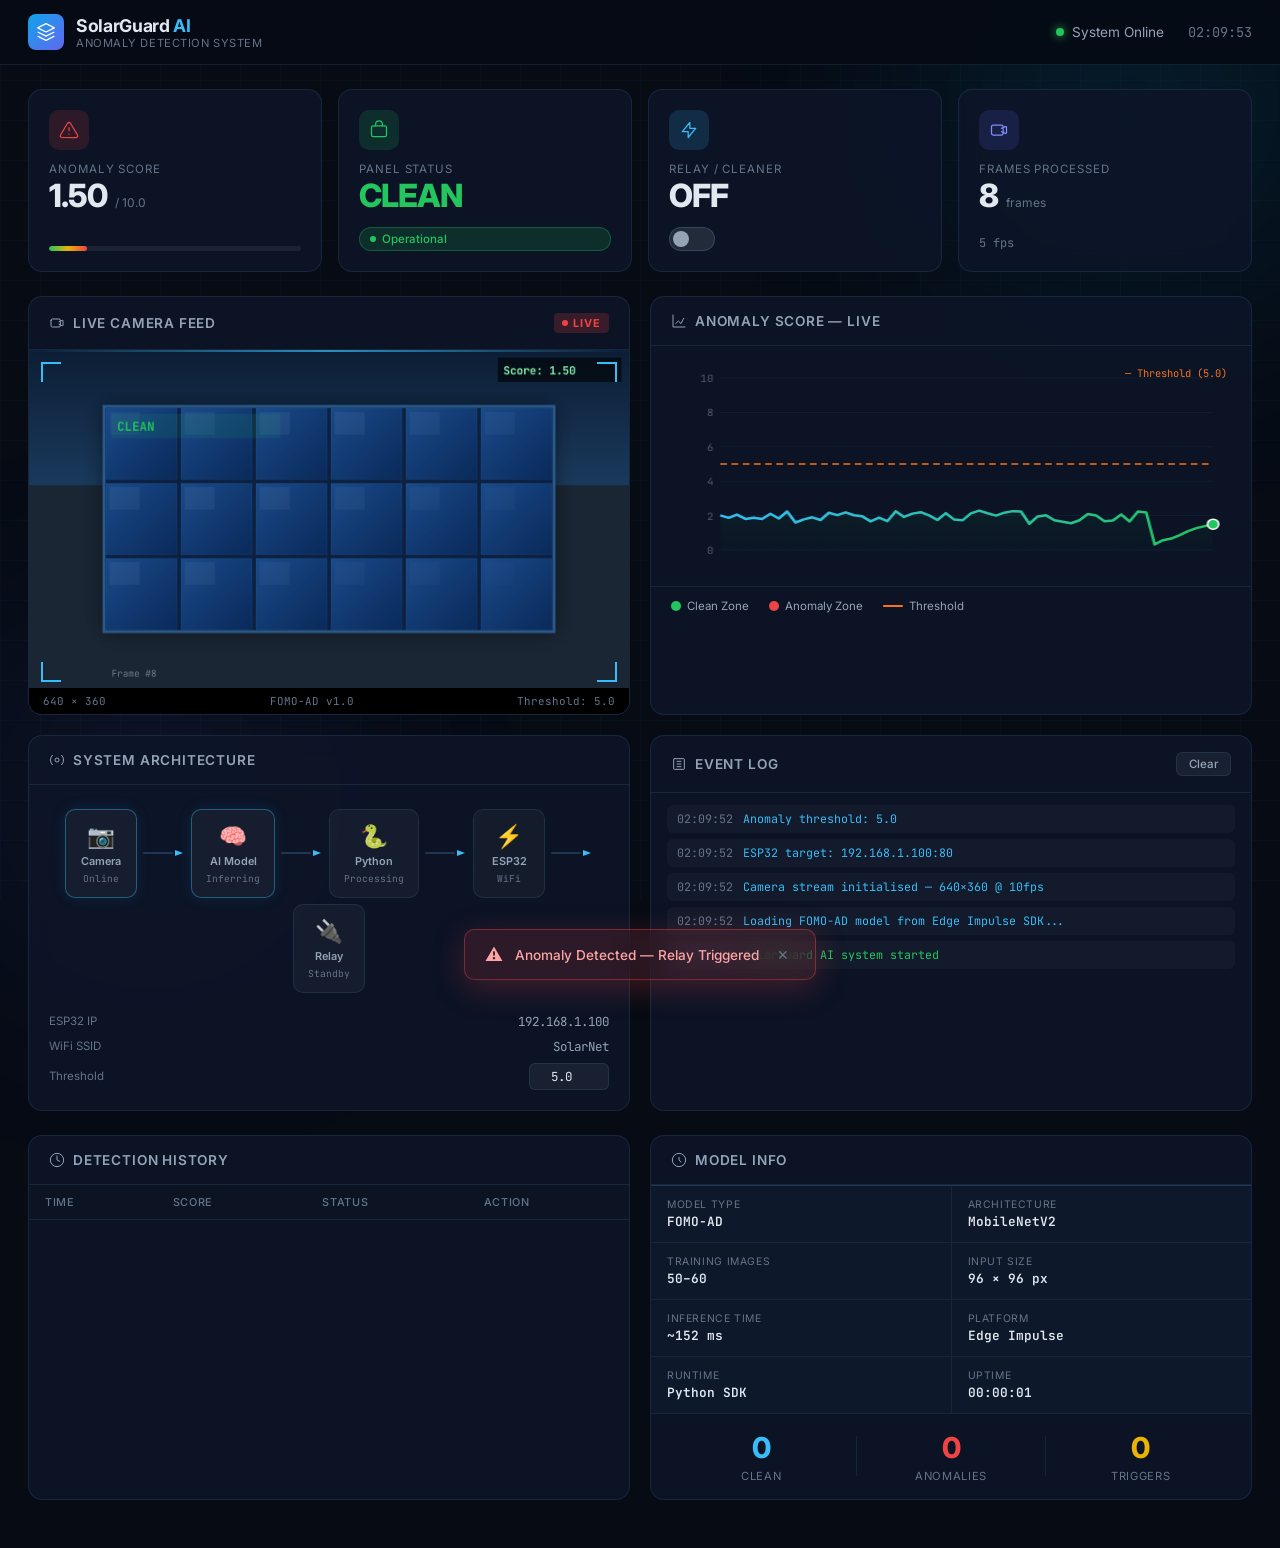
<file: dashboard/index.html>
<!DOCTYPE html>
<html lang="en">
<head>
  <meta charset="UTF-8" />
  <meta name="viewport" content="width=device-width, initial-scale=1.0" />
  <title>SolarGuard AI — Anomaly Detection Dashboard</title>
  <meta name="description" content="Real-time solar panel anomaly detection dashboard powered by FOMO-AD Visual AI." />
  <link rel="preconnect" href="https://fonts.googleapis.com" />
  <link href="https://fonts.googleapis.com/css2?family=Inter:wght@300;400;500;600;700;800&family=JetBrains+Mono:wght@400;500&display=swap" rel="stylesheet" />
  <link rel="stylesheet" href="style.css" />
</head>
<body>
  <div class="bg-grid"></div>
  <div class="bg-glow glow-1"></div>
  <div class="bg-glow glow-2"></div>

  <header class="header">
    <div class="header-inner">
      <div class="brand">
        <div class="brand-icon">
          <svg viewBox="0 0 24 24" fill="none"><path d="M12 2L2 7l10 5 10-5-10-5z" stroke="currentColor" stroke-width="1.5" stroke-linejoin="round"/><path d="M2 17l10 5 10-5M2 12l10 5 10-5" stroke="currentColor" stroke-width="1.5" stroke-linejoin="round"/></svg>
        </div>
        <div>
          <span class="brand-name">SolarGuard <span class="brand-accent">AI</span></span>
          <span class="brand-sub">Anomaly Detection System</span>
        </div>
      </div>
      <nav class="header-nav">
        <div class="system-status">
          <span class="status-dot" id="statusDot"></span>
          <span id="statusText">System Online</span>
        </div>
        <div class="time-display" id="timeDisplay">--:--:--</div>
      </nav>
    </div>
  </header>

  <main class="main">
    <section class="stats-row">
      <div class="stat-card" id="cardScore">
        <div class="stat-icon anomaly-icon">
          <svg viewBox="0 0 24 24" fill="none"><path d="M12 9v4m0 4h.01M10.29 3.86L1.82 18a2 2 0 001.71 3h16.94a2 2 0 001.71-3L13.71 3.86a2 2 0 00-3.42 0z" stroke="currentColor" stroke-width="1.5" stroke-linecap="round" stroke-linejoin="round"/></svg>
        </div>
        <div class="stat-content">
          <span class="stat-label">Anomaly Score</span>
          <span class="stat-value" id="anomalyScoreVal">0.00</span>
          <span class="stat-unit">/ 10.0</span>
        </div>
        <div class="stat-bar-wrap"><div class="stat-bar" id="anomalyBar"></div></div>
      </div>

      <div class="stat-card" id="cardStatus">
        <div class="stat-icon status-icon">
          <svg viewBox="0 0 24 24" fill="none"><rect x="3" y="7" width="18" height="13" rx="2" stroke="currentColor" stroke-width="1.5"/><path d="M8 7V5a4 4 0 118 0v2" stroke="currentColor" stroke-width="1.5" stroke-linecap="round"/></svg>
        </div>
        <div class="stat-content">
          <span class="stat-label">Panel Status</span>
          <span class="stat-value panel-status" id="panelStatusVal">CLEAN</span>
        </div>
        <div class="status-badge clean" id="statusBadge">
          <span class="badge-dot"></span>
          <span id="badgeText">Operational</span>
        </div>
      </div>

      <div class="stat-card" id="cardRelay">
        <div class="stat-icon relay-icon">
          <svg viewBox="0 0 24 24" fill="none"><path d="M13 10V3L4 14h7v7l9-11h-7z" stroke="currentColor" stroke-width="1.5" stroke-linecap="round" stroke-linejoin="round"/></svg>
        </div>
        <div class="stat-content">
          <span class="stat-label">Relay / Cleaner</span>
          <span class="stat-value" id="relayVal">OFF</span>
        </div>
        <div class="relay-toggle">
          <div class="toggle-track" id="relayToggle"><div class="toggle-thumb"></div></div>
        </div>
      </div>

      <div class="stat-card" id="cardFrames">
        <div class="stat-icon frames-icon">
          <svg viewBox="0 0 24 24" fill="none"><path d="M15 10l4.553-2.069A1 1 0 0121 8.845v6.31a1 1 0 01-1.447.894L15 14M3 8a2 2 0 012-2h10a2 2 0 012 2v8a2 2 0 01-2 2H5a2 2 0 01-2-2V8z" stroke="currentColor" stroke-width="1.5" stroke-linecap="round" stroke-linejoin="round"/></svg>
        </div>
        <div class="stat-content">
          <span class="stat-label">Frames Processed</span>
          <span class="stat-value" id="framesVal">0</span>
          <span class="stat-unit">frames</span>
        </div>
        <div class="frames-rate"><span id="fpsVal">0</span> fps</div>
      </div>
    </section>

    <section class="main-grid">
      <div class="panel camera-panel">
        <div class="panel-header">
          <div class="panel-title">
            <svg viewBox="0 0 24 24" fill="none"><path d="M15 10l4.553-2.069A1 1 0 0121 8.845v6.31a1 1 0 01-1.447.894L15 14M3 8a2 2 0 012-2h10a2 2 0 012 2v8a2 2 0 01-2 2H5a2 2 0 01-2-2V8z" stroke="currentColor" stroke-width="1.5" stroke-linecap="round" stroke-linejoin="round"/></svg>
            Live Camera Feed
          </div>
          <div class="panel-badge recording"><span class="rec-dot"></span> LIVE</div>
        </div>
        <div class="camera-container">
          <canvas id="cameraCanvas" width="640" height="360"></canvas>
          <div class="camera-overlay">
            <div class="scan-line" id="scanLine"></div>
            <div class="corner-markers">
              <div class="corner tl"></div><div class="corner tr"></div>
              <div class="corner bl"></div><div class="corner br"></div>
            </div>
            <div class="heatmap-overlay" id="heatmapOverlay"></div>
          </div>
          <div class="camera-info-bar">
            <span>640 × 360</span>
            <span>FOMO-AD v1.0</span>
            <span id="camThreshold">Threshold: 5.0</span>
          </div>
        </div>
      </div>

      <div class="panel graph-panel">
        <div class="panel-header">
          <div class="panel-title">
            <svg viewBox="0 0 24 24" fill="none"><path d="M3 3v18h18M7 16l4-4 4 4 4-8" stroke="currentColor" stroke-width="1.5" stroke-linecap="round" stroke-linejoin="round"/></svg>
            Anomaly Score — Live
          </div>
        </div>
        <div class="chart-wrap">
          <canvas id="scoreChart" width="500" height="220"></canvas>
          <div class="threshold-label">— Threshold (5.0)</div>
        </div>
        <div class="chart-legend">
          <div class="legend-item"><span class="legend-dot clean-dot"></span> Clean Zone</div>
          <div class="legend-item"><span class="legend-dot dirty-dot"></span> Anomaly Zone</div>
          <div class="legend-item"><span class="legend-line"></span> Threshold</div>
        </div>
      </div>

      <div class="panel arch-panel">
        <div class="panel-header">
          <div class="panel-title">
            <svg viewBox="0 0 24 24" fill="none"><circle cx="12" cy="12" r="3" stroke="currentColor" stroke-width="1.5"/><path d="M19.07 4.93a10 10 0 010 14.14M4.93 4.93a10 10 0 000 14.14" stroke="currentColor" stroke-width="1.5" stroke-linecap="round"/></svg>
            System Architecture
          </div>
        </div>
        <div class="arch-flow">
          <div class="arch-node active" id="archCamera"><div class="arch-node-icon">📷</div><span>Camera</span><div class="arch-node-status">Online</div></div>
          <div class="arch-arrow"><div class="arrow-line"><div class="arrow-pulse"></div></div><svg viewBox="0 0 10 10"><polygon points="0,2 8,5 0,8" fill="currentColor"/></svg></div>
          <div class="arch-node active" id="archAI"><div class="arch-node-icon">🧠</div><span>AI Model</span><div class="arch-node-status" id="archAIStatus">Inferring</div></div>
          <div class="arch-arrow"><div class="arrow-line"><div class="arrow-pulse"></div></div><svg viewBox="0 0 10 10"><polygon points="0,2 8,5 0,8" fill="currentColor"/></svg></div>
          <div class="arch-node" id="archPython"><div class="arch-node-icon">🐍</div><span>Python</span><div class="arch-node-status">Processing</div></div>
          <div class="arch-arrow" id="arrow3"><div class="arrow-line"><div class="arrow-pulse"></div></div><svg viewBox="0 0 10 10"><polygon points="0,2 8,5 0,8" fill="currentColor"/></svg></div>
          <div class="arch-node" id="archESP"><div class="arch-node-icon">⚡</div><span>ESP32</span><div class="arch-node-status">WiFi</div></div>
          <div class="arch-arrow" id="arrow4"><div class="arrow-line"><div class="arrow-pulse"></div></div><svg viewBox="0 0 10 10"><polygon points="0,2 8,5 0,8" fill="currentColor"/></svg></div>
          <div class="arch-node" id="archRelay"><div class="arch-node-icon">🔌</div><span>Relay</span><div class="arch-node-status" id="archRelayStatus">Standby</div></div>
        </div>
        <div class="esp32-config">
          <div class="config-row"><span class="config-label">ESP32 IP</span><span class="config-val mono">192.168.1.100</span></div>
          <div class="config-row"><span class="config-label">WiFi SSID</span><span class="config-val mono">SolarNet</span></div>
          <div class="config-row">
            <span class="config-label">Threshold</span>
            <input class="config-input" id="thresholdInput" type="number" value="5.0" min="0" max="10" step="0.1" oninput="updateThreshold(this.value)" />
          </div>
        </div>
      </div>

      <div class="panel log-panel">
        <div class="panel-header">
          <div class="panel-title">
            <svg viewBox="0 0 24 24" fill="none"><path d="M9 12h6M9 16h6M9 8h6M5 4h14a1 1 0 011 1v14a1 1 0 01-1 1H5a1 1 0 01-1-1V5a1 1 0 011-1z" stroke="currentColor" stroke-width="1.5" stroke-linecap="round"/></svg>
            Event Log
          </div>
          <button class="ctrl-btn" onclick="clearLog()">Clear</button>
        </div>
        <div class="log-container" id="logContainer"></div>
      </div>
    </section>

    <section class="bottom-row">
      <div class="panel history-panel">
        <div class="panel-header">
          <div class="panel-title">
            <svg viewBox="0 0 24 24" fill="none"><circle cx="12" cy="12" r="10" stroke="currentColor" stroke-width="1.5"/><path d="M12 6v6l4 2" stroke="currentColor" stroke-width="1.5" stroke-linecap="round"/></svg>
            Detection History
          </div>
        </div>
        <div class="history-table-wrap">
          <table class="history-table">
            <thead><tr><th>Time</th><th>Score</th><th>Status</th><th>Action</th></tr></thead>
            <tbody id="historyBody"></tbody>
          </table>
        </div>
      </div>

      <div class="panel model-panel">
        <div class="panel-header">
          <div class="panel-title">
            <svg viewBox="0 0 24 24" fill="none"><path d="M12 2a10 10 0 110 20A10 10 0 0112 2z" stroke="currentColor" stroke-width="1.5"/><path d="M12 8v4l3 3" stroke="currentColor" stroke-width="1.5" stroke-linecap="round"/></svg>
            Model Info
          </div>
        </div>
        <div class="model-info-grid">
          <div class="model-info-item"><span class="mi-label">Model Type</span><span class="mi-val">FOMO-AD</span></div>
          <div class="model-info-item"><span class="mi-label">Architecture</span><span class="mi-val">MobileNetV2</span></div>
          <div class="model-info-item"><span class="mi-label">Training Images</span><span class="mi-val">50–60</span></div>
          <div class="model-info-item"><span class="mi-label">Input Size</span><span class="mi-val">96 × 96 px</span></div>
          <div class="model-info-item"><span class="mi-label">Inference Time</span><span class="mi-val" id="inferenceTime">~120 ms</span></div>
          <div class="model-info-item"><span class="mi-label">Platform</span><span class="mi-val">Edge Impulse</span></div>
          <div class="model-info-item"><span class="mi-label">Runtime</span><span class="mi-val">Python SDK</span></div>
          <div class="model-info-item"><span class="mi-label">Uptime</span><span class="mi-val" id="uptimeVal">00:00:00</span></div>
        </div>
        <div class="session-stats">
          <div class="ss-item"><span class="ss-num" id="ssClean">0</span><span class="ss-label">Clean</span></div>
          <div class="ss-divider"></div>
          <div class="ss-item"><span class="ss-num dirty" id="ssDirty">0</span><span class="ss-label">Anomalies</span></div>
          <div class="ss-divider"></div>
          <div class="ss-item"><span class="ss-num relay" id="ssRelay">0</span><span class="ss-label">Triggers</span></div>
        </div>
      </div>
    </section>
  </main>

  <div class="alert-banner" id="alertBanner">
    <div class="alert-inner">
      <span class="alert-icon">⚠️</span>
      <span id="alertText">Anomaly Detected — Relay Triggered</span>
      <button class="alert-close" onclick="dismissAlert()">✕</button>
    </div>
  </div>

  <script src="app.js"></script>
</body>
</html>
</file>
<file: dashboard/style.css>
/* ===================================================
   SolarGuard AI — Dashboard Styles
   =================================================== */

:root {
  --bg:       #060b14;
  --bg2:      #0c1423;
  --bg3:      #111d30;
  --border:   rgba(99,179,237,0.12);
  --border2:  rgba(99,179,237,0.22);
  --accent:   #38bdf8;
  --accent2:  #0ea5e9;
  --green:    #22c55e;
  --red:      #ef4444;
  --orange:   #f97316;
  --yellow:   #eab308;
  --text:     #e2e8f0;
  --text2:    #94a3b8;
  --text3:    #64748b;
  --card-bg:  rgba(13,22,40,0.85);
  --shadow:   0 8px 32px rgba(0,0,0,0.45);
  --radius:   14px;
  --radius-sm:8px;
}

*, *::before, *::after { box-sizing: border-box; margin: 0; padding: 0; }

html { scroll-behavior: smooth; }

body {
  font-family: 'Inter', sans-serif;
  background: var(--bg);
  color: var(--text);
  min-height: 100vh;
  overflow-x: hidden;
}

/* Background */
.bg-grid {
  position: fixed; inset: 0; z-index: 0;
  background-image:
    linear-gradient(rgba(56,189,248,0.03) 1px, transparent 1px),
    linear-gradient(90deg, rgba(56,189,248,0.03) 1px, transparent 1px);
  background-size: 40px 40px;
  pointer-events: none;
}
.bg-glow {
  position: fixed; border-radius: 50%;
  filter: blur(120px); opacity: 0.18; pointer-events: none; z-index: 0;
}
.glow-1 { width: 600px; height: 600px; top: -200px; right: -150px; background: radial-gradient(circle, #0ea5e9, transparent 70%); }
.glow-2 { width: 500px; height: 500px; bottom: -150px; left: -100px; background: radial-gradient(circle, #6366f1, transparent 70%); }

/* Header */
.header {
  position: sticky; top: 0; z-index: 100;
  background: rgba(6,11,20,0.9);
  backdrop-filter: blur(16px);
  border-bottom: 1px solid var(--border);
  padding: 0 28px;
}
.header-inner {
  max-width: 1600px; margin: 0 auto;
  display: flex; align-items: center; justify-content: space-between;
  height: 64px;
}
.brand { display: flex; align-items: center; gap: 12px; }
.brand-icon {
  width: 36px; height: 36px; border-radius: 8px;
  background: linear-gradient(135deg, #0ea5e9, #6366f1);
  display: grid; place-items: center;
}
.brand-icon svg { width: 20px; height: 20px; color: #fff; }
.brand-name { display: block; font-size: 1.1rem; font-weight: 700; letter-spacing: -0.02em; color: var(--text); }
.brand-accent { color: var(--accent); }
.brand-sub { display: block; font-size: 0.7rem; color: var(--text3); letter-spacing: 0.05em; text-transform: uppercase; }
.header-nav { display: flex; align-items: center; gap: 24px; }
.system-status { display: flex; align-items: center; gap: 8px; font-size: 0.85rem; color: var(--text2); }
.status-dot {
  width: 8px; height: 8px; border-radius: 50%;
  background: var(--green);
  box-shadow: 0 0 10px var(--green);
  animation: pulse-dot 2s ease-in-out infinite;
}
@keyframes pulse-dot { 0%,100%{opacity:1;} 50%{opacity:0.4;} }
.time-display { font-family: 'JetBrains Mono', monospace; font-size: 0.85rem; color: var(--text3); }

/* Main Layout */
.main {
  position: relative; z-index: 1;
  max-width: 1600px; margin: 0 auto;
  padding: 24px 28px 48px;
  display: flex; flex-direction: column; gap: 24px;
}

/* Stats Row */
.stats-row { display: grid; grid-template-columns: repeat(4,1fr); gap: 16px; }

.stat-card {
  background: var(--card-bg);
  border: 1px solid var(--border);
  border-radius: var(--radius);
  padding: 20px;
  backdrop-filter: blur(12px);
  display: flex; flex-direction: column; gap: 12px;
  transition: border-color 0.3s, box-shadow 0.3s;
  position: relative; overflow: hidden;
}
.stat-card::before {
  content: ''; position: absolute; top: 0; left: 0; right: 0; height: 2px;
  background: linear-gradient(90deg, transparent, var(--accent), transparent);
  opacity: 0; transition: opacity 0.3s;
}
.stat-card:hover { border-color: var(--border2); box-shadow: var(--shadow); }
.stat-card:hover::before { opacity: 1; }

.stat-icon {
  width: 40px; height: 40px; border-radius: 10px;
  display: grid; place-items: center;
}
.stat-icon svg { width: 20px; height: 20px; }
.anomaly-icon { background: rgba(239,68,68,0.15); color: var(--red); }
.status-icon  { background: rgba(34,197,94,0.15); color: var(--green); }
.relay-icon   { background: rgba(56,189,248,0.15); color: var(--accent); }
.frames-icon  { background: rgba(99,102,241,0.15); color: #818cf8; }

.stat-content { flex: 1; }
.stat-label { display: block; font-size: 0.72rem; color: var(--text3); text-transform: uppercase; letter-spacing: 0.08em; }
.stat-value { display: inline; font-size: 2rem; font-weight: 800; letter-spacing: -0.03em; }
.stat-unit { font-size: 0.75rem; color: var(--text3); margin-left: 4px; }
.panel-status { color: var(--green); transition: color 0.4s; }
.panel-status.dirty { color: var(--red); }

.stat-bar-wrap {
  height: 5px; background: rgba(255,255,255,0.07); border-radius: 99px; overflow: hidden;
}
.stat-bar {
  height: 100%; width: 0%; border-radius: 99px;
  background: linear-gradient(90deg, var(--green), var(--yellow), var(--red));
  transition: width 0.5s cubic-bezier(.4,0,.2,1);
}

.status-badge {
  display: inline-flex; align-items: center; gap: 6px;
  padding: 4px 10px; border-radius: 99px; font-size: 0.72rem; font-weight: 500;
}
.status-badge.clean { background: rgba(34,197,94,0.15); color: var(--green); border: 1px solid rgba(34,197,94,0.3); }
.status-badge.dirty { background: rgba(239,68,68,0.15); color: var(--red); border: 1px solid rgba(239,68,68,0.3); }
.badge-dot { width: 6px; height: 6px; border-radius: 50%; background: currentColor; animation: pulse-dot 1.5s infinite; }

.relay-toggle { display: flex; align-items: center; }
.toggle-track {
  width: 46px; height: 24px; border-radius: 12px;
  background: rgba(255,255,255,0.1); border: 1px solid var(--border2);
  position: relative; cursor: pointer; transition: background 0.3s;
}
.toggle-track.on { background: rgba(56,189,248,0.3); border-color: var(--accent); }
.toggle-thumb {
  position: absolute; top: 3px; left: 3px;
  width: 16px; height: 16px; border-radius: 50%;
  background: var(--text2); transition: left 0.3s, background 0.3s;
}
.toggle-track.on .toggle-thumb { left: 25px; background: var(--accent); }

.frames-rate { font-family: 'JetBrains Mono', monospace; font-size: 0.75rem; color: var(--text3); }

/* Main Grid */
.main-grid {
  display: grid;
  grid-template-columns: 1fr 1fr;
  grid-template-rows: auto auto;
  gap: 20px;
}

/* Panel Base */
.panel {
  background: var(--card-bg);
  border: 1px solid var(--border);
  border-radius: var(--radius);
  backdrop-filter: blur(12px);
  overflow: hidden;
}
.panel-header {
  display: flex; align-items: center; justify-content: space-between;
  padding: 16px 20px;
  border-bottom: 1px solid var(--border);
}
.panel-title {
  display: flex; align-items: center; gap: 8px;
  font-size: 0.85rem; font-weight: 600; color: var(--text2);
  text-transform: uppercase; letter-spacing: 0.06em;
}
.panel-title svg { width: 16px; height: 16px; }
.panel-badge {
  font-size: 0.68rem; font-weight: 700; letter-spacing: 0.1em;
  padding: 3px 8px; border-radius: 4px;
}
.panel-badge.recording { background: rgba(239,68,68,0.2); color: var(--red); display: flex; align-items: center; gap: 5px; }
.rec-dot { width: 6px; height: 6px; border-radius: 50%; background: var(--red); animation: pulse-dot 1s infinite; }
.ctrl-btn {
  background: rgba(255,255,255,0.06); border: 1px solid var(--border);
  color: var(--text2); font-size: 0.72rem; font-weight: 500;
  padding: 4px 12px; border-radius: 6px; cursor: pointer;
  transition: background 0.2s, color 0.2s, border-color 0.2s;
  font-family: 'Inter', sans-serif;
}
.ctrl-btn:hover { background: rgba(56,189,248,0.12); color: var(--accent); border-color: var(--accent); }

/* Camera */
.camera-panel { grid-column: 1; }
.camera-container { position: relative; background: #000; }
.camera-container canvas { display: block; width: 100%; height: auto; }
.camera-overlay { position: absolute; inset: 0; pointer-events: none; }
.scan-line {
  position: absolute; left: 0; right: 0; height: 2px;
  background: linear-gradient(90deg, transparent, rgba(56,189,248,0.7), transparent);
  top: 0; animation: scanAnim 3s linear infinite;
}
@keyframes scanAnim { 0%{top:0} 100%{top:100%} }
.corner-markers { position: absolute; inset: 0; }
.corner {
  position: absolute; width: 20px; height: 20px;
  border-color: var(--accent); border-style: solid;
}
.corner.tl { top: 12px; left: 12px; border-width: 2px 0 0 2px; }
.corner.tr { top: 12px; right: 12px; border-width: 2px 2px 0 0; }
.corner.bl { bottom: 32px; left: 12px; border-width: 0 0 2px 2px; }
.corner.br { bottom: 32px; right: 12px; border-width: 0 2px 2px 0; }
.heatmap-overlay { position: absolute; inset: 0; opacity: 0.4; pointer-events: none; transition: opacity 0.5s; }
.camera-info-bar {
  display: flex; justify-content: space-between;
  padding: 6px 14px;
  font-family: 'JetBrains Mono', monospace; font-size: 0.68rem;
  color: var(--text3); background: rgba(0,0,0,0.6);
}

/* Graph */
.graph-panel { grid-column: 2; }
.chart-wrap { position: relative; padding: 16px 20px 0; }
.chart-wrap canvas { width: 100% !important; }
.threshold-label {
  font-size: 0.65rem; color: var(--orange); position: absolute;
  right: 24px; top: 20px; font-family: 'JetBrains Mono', monospace;
}
.chart-legend {
  display: flex; gap: 20px; padding: 12px 20px;
  border-top: 1px solid var(--border);
}
.legend-item { display: flex; align-items: center; gap: 6px; font-size: 0.72rem; color: var(--text2); }
.legend-dot { width: 10px; height: 10px; border-radius: 50%; }
.clean-dot { background: var(--green); }
.dirty-dot { background: var(--red); }
.legend-line { width: 20px; height: 2px; background: var(--orange); border-radius: 1px; }

/* Architecture */
.arch-panel { }
.arch-flow {
  display: flex; align-items: center; justify-content: center;
  gap: 6px; padding: 24px 20px 20px;
  flex-wrap: wrap;
}
.arch-node {
  display: flex; flex-direction: column; align-items: center; gap: 4px;
  background: rgba(255,255,255,0.04); border: 1px solid var(--border);
  border-radius: 10px; padding: 12px 14px; min-width: 72px;
  transition: border-color 0.3s, box-shadow 0.3s;
}
.arch-node.active { border-color: rgba(56,189,248,0.4); box-shadow: 0 0 16px rgba(56,189,248,0.1); }
.arch-node.relay-on { border-color: rgba(34,197,94,0.5); box-shadow: 0 0 16px rgba(34,197,94,0.15); }
.arch-node-icon { font-size: 1.4rem; }
.arch-node span { font-size: 0.68rem; font-weight: 600; color: var(--text2); }
.arch-node-status { font-size: 0.6rem; color: var(--text3); font-family: 'JetBrains Mono', monospace; }
.arch-arrow {
  display: flex; align-items: center; gap: 2px; color: var(--accent);
  flex-shrink: 0; position: relative;
}
.arrow-line { width: 30px; height: 2px; background: var(--border2); position: relative; overflow: hidden; border-radius: 1px; }
.arrow-pulse {
  position: absolute; top: 0; left: -100%; width: 60%; height: 100%;
  background: linear-gradient(90deg, transparent, var(--accent), transparent);
  animation: arrowPulse 1.5s linear infinite;
}
@keyframes arrowPulse { to { left: 200%; } }
.arch-arrow svg { width: 10px; height: 10px; }
.esp32-config { padding: 0 20px 20px; display: flex; flex-direction: column; gap: 8px; }
.config-row { display: flex; align-items: center; justify-content: space-between; }
.config-label { font-size: 0.72rem; color: var(--text3); }
.config-val { font-size: 0.78rem; color: var(--text2); }
.mono { font-family: 'JetBrains Mono', monospace; }
.config-input {
  background: rgba(255,255,255,0.06); border: 1px solid var(--border);
  color: var(--text); font-size: 0.78rem; font-family: 'JetBrains Mono', monospace;
  padding: 4px 8px; border-radius: 6px; width: 80px; text-align: center;
  outline: none; transition: border-color 0.2s;
}
.config-input:focus { border-color: var(--accent); }

/* Log */
.log-panel { }
.log-container {
  height: 240px; overflow-y: auto; padding: 12px 16px;
  display: flex; flex-direction: column; gap: 6px;
  scrollbar-width: thin; scrollbar-color: var(--border) transparent;
}
.log-entry {
  display: flex; align-items: flex-start; gap: 10px;
  font-size: 0.73rem; font-family: 'JetBrains Mono', monospace;
  padding: 6px 10px; border-radius: 6px;
  background: rgba(255,255,255,0.03);
  animation: logSlide 0.3s ease;
}
@keyframes logSlide { from{opacity:0;transform:translateX(-8px)} to{opacity:1;transform:none} }
.log-time { color: var(--text3); flex-shrink: 0; }
.log-msg { color: var(--text2); flex: 1; }
.log-entry.info .log-msg { color: var(--accent); }
.log-entry.warn .log-msg { color: var(--orange); }
.log-entry.error .log-msg { color: var(--red); }
.log-entry.success .log-msg { color: var(--green); }

/* Bottom Row */
.bottom-row { display: grid; grid-template-columns: 1fr 1fr; gap: 20px; }

/* History Table */
.history-table-wrap { overflow-x: auto; max-height: 220px; overflow-y: auto; scrollbar-width: thin; scrollbar-color: var(--border) transparent; }
.history-table { width: 100%; border-collapse: collapse; font-size: 0.78rem; }
.history-table th {
  text-align: left; padding: 10px 16px;
  color: var(--text3); font-weight: 500; font-size: 0.68rem;
  text-transform: uppercase; letter-spacing: 0.06em;
  border-bottom: 1px solid var(--border);
  position: sticky; top: 0; background: var(--bg2);
}
.history-table td { padding: 9px 16px; border-bottom: 1px solid rgba(255,255,255,0.04); color: var(--text2); font-family: 'JetBrains Mono', monospace; }
.history-table tr:hover td { background: rgba(255,255,255,0.03); }
.td-score { font-weight: 600; }
.td-score.high { color: var(--red); }
.td-score.med  { color: var(--orange); }
.td-score.low  { color: var(--green); }
.td-status-clean { color: var(--green); font-weight: 500; }
.td-status-dirty { color: var(--red); font-weight: 500; }
.td-action { }
.td-action-relay { color: var(--yellow); }

/* Model Info */
.model-info-grid {
  display: grid; grid-template-columns: 1fr 1fr; gap: 1px;
  background: var(--border); border-top: 1px solid var(--border);
}
.model-info-item {
  display: flex; flex-direction: column; gap: 2px;
  padding: 12px 16px; background: var(--card-bg);
}
.mi-label { font-size: 0.65rem; color: var(--text3); text-transform: uppercase; letter-spacing: 0.06em; }
.mi-val { font-size: 0.8rem; font-weight: 600; color: var(--text); font-family: 'JetBrains Mono', monospace; }
.session-stats {
  display: flex; align-items: center; justify-content: center; gap: 0;
  padding: 16px; border-top: 1px solid var(--border);
}
.ss-item { flex: 1; display: flex; flex-direction: column; align-items: center; gap: 4px; }
.ss-num { font-size: 1.8rem; font-weight: 800; color: var(--accent); }
.ss-num.dirty { color: var(--red); }
.ss-num.relay { color: var(--yellow); }
.ss-label { font-size: 0.7rem; color: var(--text3); text-transform: uppercase; letter-spacing: 0.06em; }
.ss-divider { width: 1px; height: 40px; background: var(--border); }

/* Alert Banner */
.alert-banner {
  position: fixed; bottom: -80px; left: 50%; transform: translateX(-50%);
  z-index: 200; transition: bottom 0.4s cubic-bezier(.4,0,.2,1);
  min-width: 340px;
}
.alert-banner.show { bottom: 28px; }
.alert-inner {
  background: rgba(239,68,68,0.15); border: 1px solid rgba(239,68,68,0.4);
  backdrop-filter: blur(16px); border-radius: 10px;
  padding: 14px 20px; display: flex; align-items: center; gap: 12px;
  color: #fca5a5; font-size: 0.85rem; font-weight: 500;
  box-shadow: 0 8px 32px rgba(239,68,68,0.25);
}
.alert-icon { font-size: 1.1rem; }
.alert-close {
  margin-left: auto; background: none; border: none; color: var(--text3);
  cursor: pointer; font-size: 0.9rem; padding: 2px 6px;
  border-radius: 4px; transition: color 0.2s;
}
.alert-close:hover { color: var(--red); }

/* Responsive */
@media (max-width: 1200px) {
  .stats-row { grid-template-columns: repeat(2,1fr); }
  .main-grid { grid-template-columns: 1fr; }
  .bottom-row { grid-template-columns: 1fr; }
}
@media (max-width: 640px) {
  .main { padding: 16px; }
  .stats-row { grid-template-columns: 1fr; }
  .arch-flow { gap: 4px; }
  .arch-arrow { display: none; }
}
</file>
